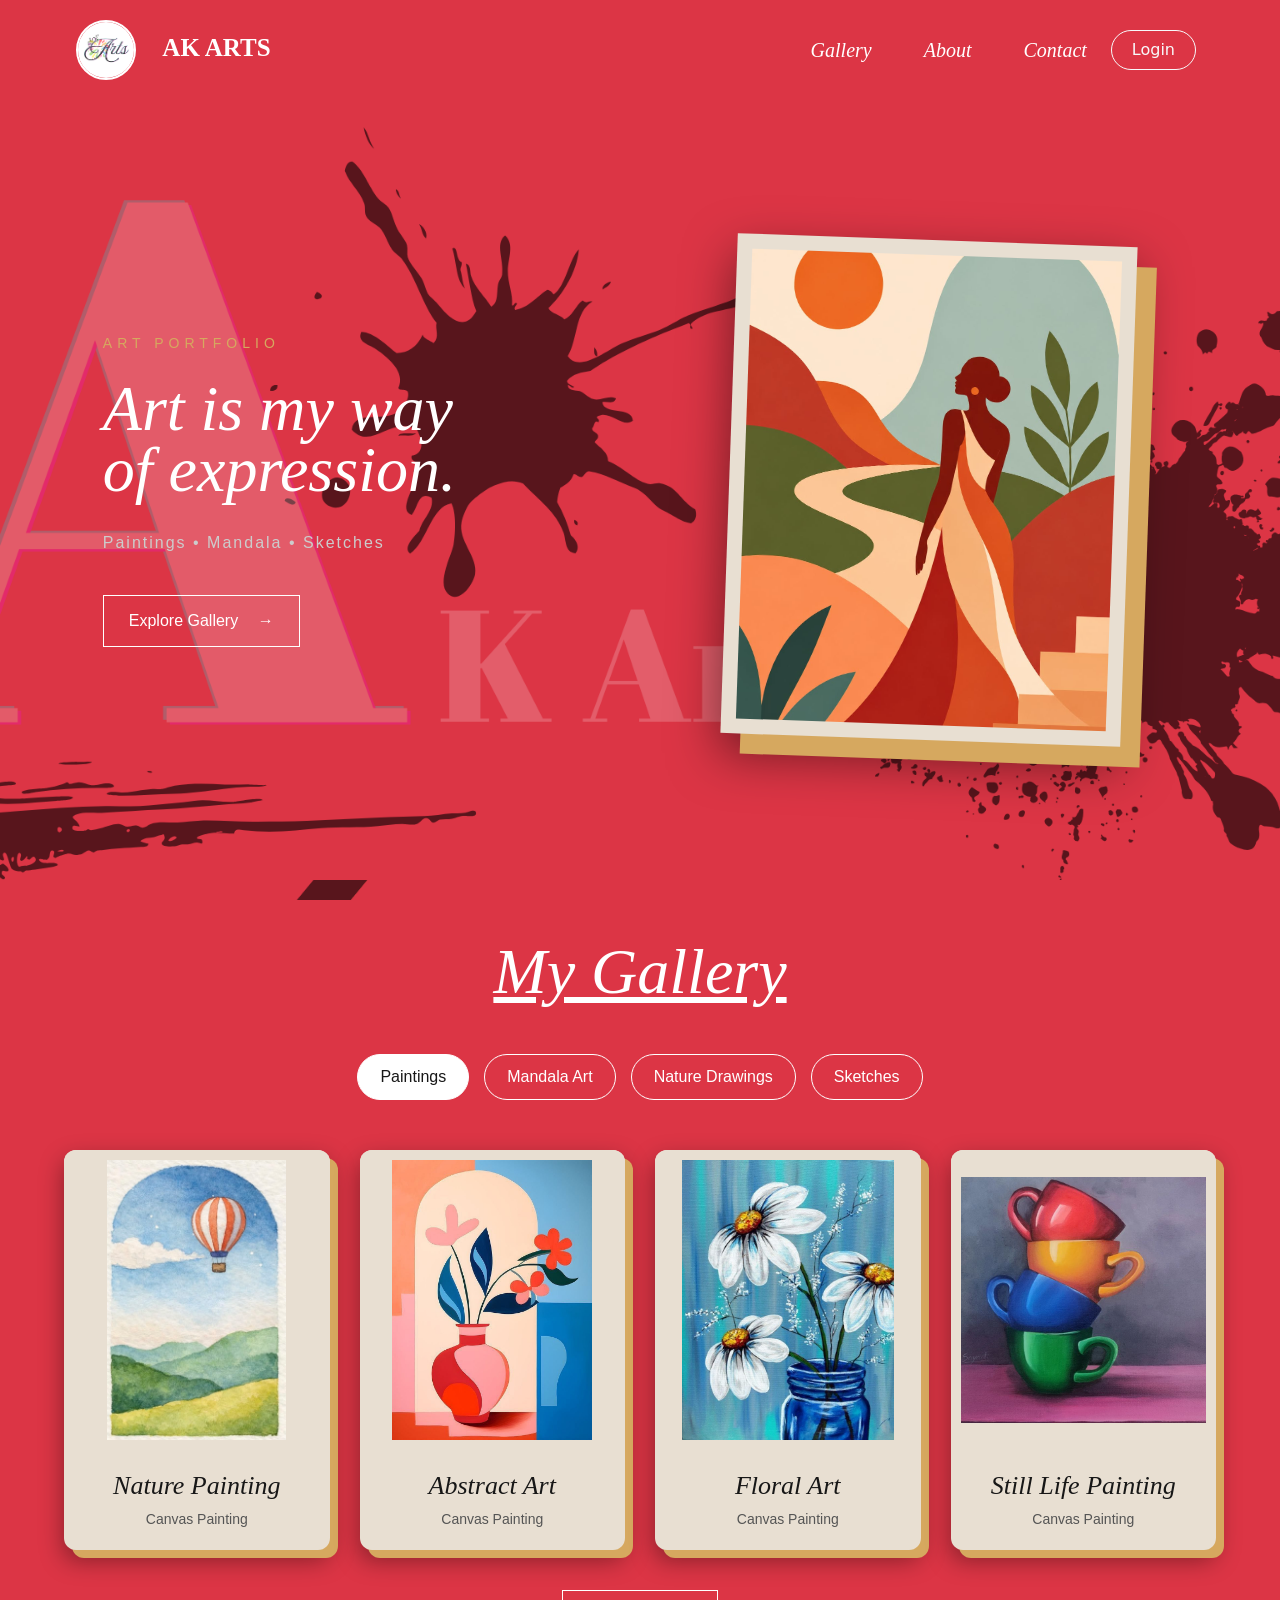
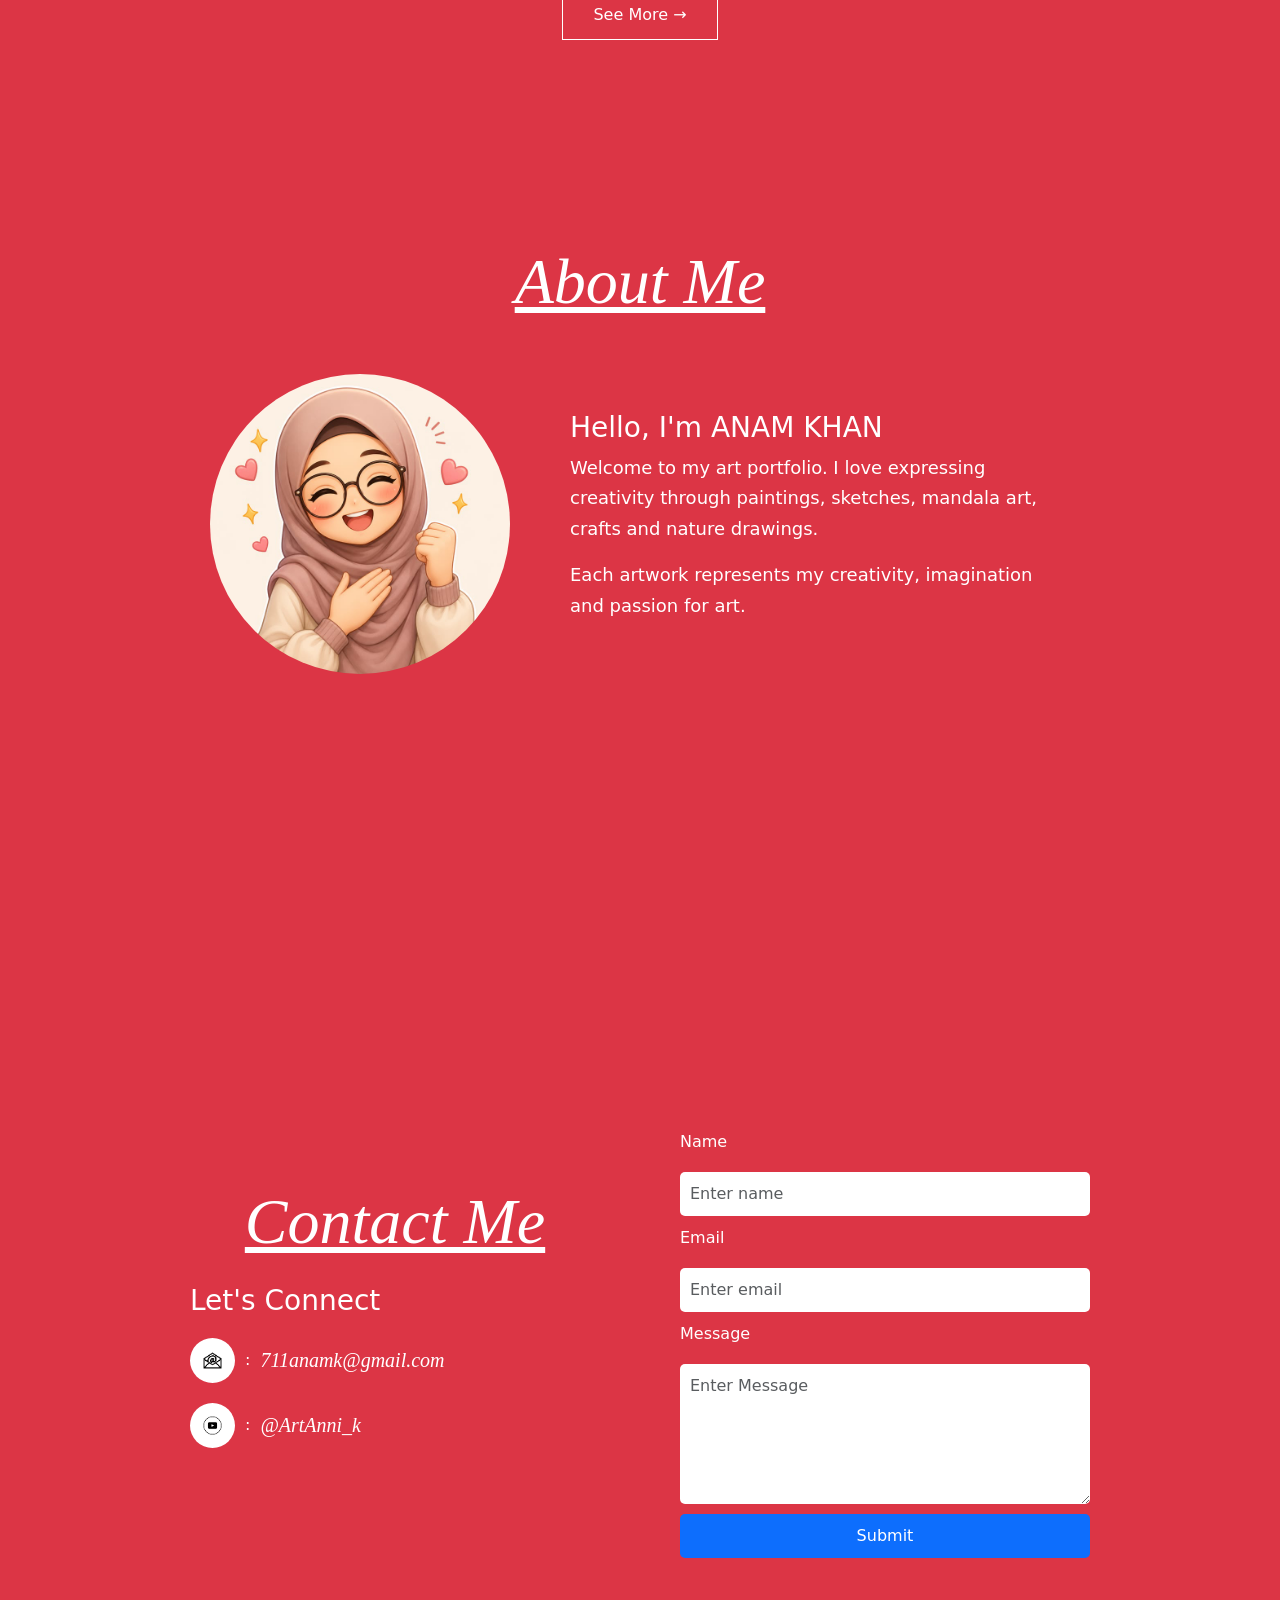
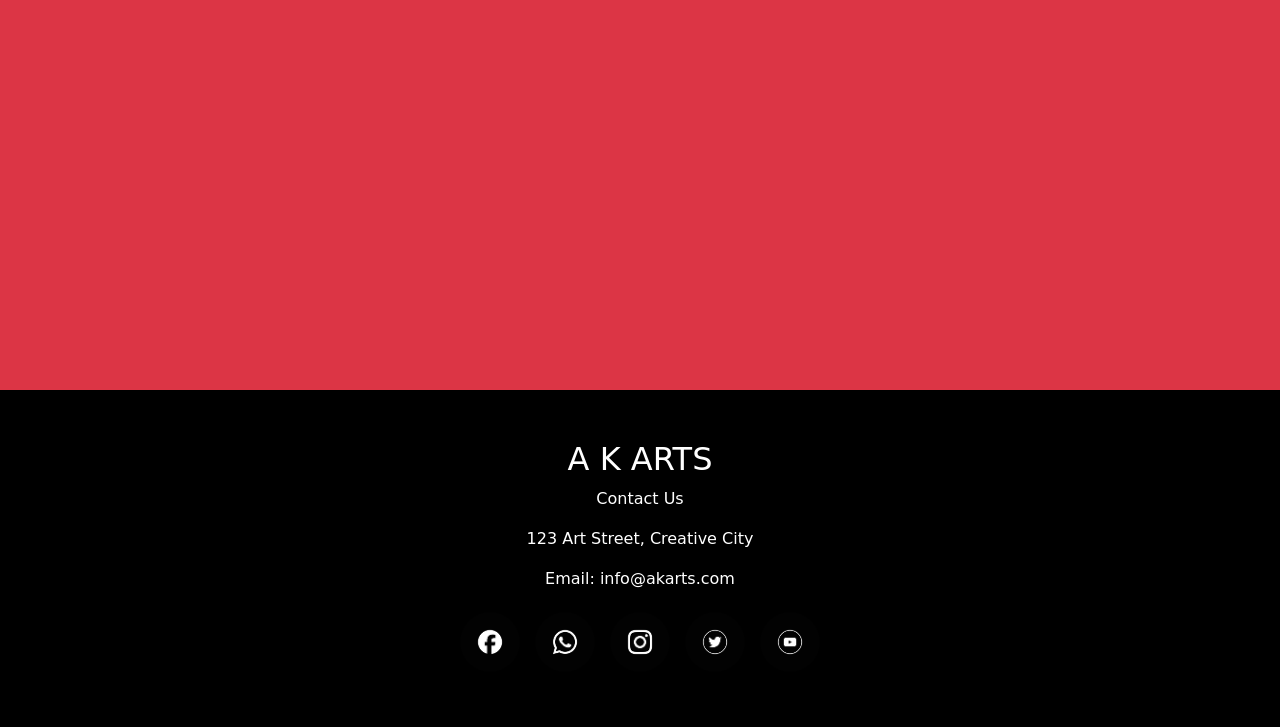
<file: index.html>
<!DOCTYPE html>
<html lang="en">
<head>
    <meta charset="UTF-8">
   
    <link href="https://cdn.jsdelivr.net/npm/bootstrap@5.3.8/dist/css/bootstrap.min.css" rel="stylesheet">
 <link rel="stylesheet" href="style.css">
    <script src="https://cdn.jsdelivr.net/npm/bootstrap@5.3.8/dist/js/bootstrap.bundle.min.js"></script>
    <meta name="viewport" content="width=device-width, initial-scale=1.0">
    <script src="script.js" defer></script>
    <title>AKArts</title>
</head>
<body >
    <div class="mainDiv ">
        <div>

            <!-- navigation starts -->
            <nav class="navbar navbar-expand-lg">
                <div class="container-fluid">

                    <a class="navbar-brand" href="#home">
    <img src="./images/Artlogo1.png" class="logo" alt="Logo">
    <span class="logo-name">AK ARTS</span>
</a>
<!-- Hamburger Button --> 
 <button class="navbar-toggler" type="button" data-bs-toggle="collapse" data-bs-target="#mainNavbar" aria-controls="mainNavbar" aria-expanded="false" aria-label="Toggle navigation"> 
    <span class="navbar-toggler-icon">

    </span>
 </button>
 <div class="collapse navbar-collapse" id="mainNavbar">
    <ul class="navbar-nav align-items-lg-center ms-auto">
        <li class="navitems"><a href="#gallery" class="nav-link">Gallery</a></li>
        <li class="navitems"><a href="#about" class="nav-link">About</a></li>
        <li class="navitems"><a href="#contact" class="nav-link">Contact</a></li>
        <li class="navitems">
            <button class="btn btn-outline-light"
                    data-bs-toggle="modal"
                    data-bs-target="#myModal">
                Login
            </button>
        </li>
    </ul>
    </div>
    </div>
</nav>
            <!-- navigation ends -->
<div class="hrline"></div>
            <!-- ================= HERO SECTION ================= -->

<section id="home" class="hero-section">

    <div class="container-fluid">

        <div class="row hero-row  align-items-center">

            <!-- LEFT SIDE -->
            <div class="col-lg-6 col-md-6 col-12 hero-left">

                <p class="hero-small-text">
                    ART PORTFOLIO
                </p>

                <h1>
                    Art is my way<br>
                    of expression.
                </h1>

                <p class="hero-description">
                    Paintings &bull; Mandala &bull; Sketches
                </p>

                <a href="#gallery" class="hero-btn">
                    Explore Gallery
                    <span>→</span>
                </a>

            </div>


            <!-- RIGHT SIDE -->
            <div class="col-lg-6 col-md-6 col-12 hero-right">

                <div class="art-frame">

                    <img src="./images/Gallery1/Minimalist Abstract Landscape Vector Art _ Modern Boho Wall Art Illustration.jpg"
                         alt="Featured artwork">

                </div>

            </div>

        </div>

    </div>

</section>
         
<!-- gallery Section -->
        <section class="gallerySec" id="gallery">

    <h2>My Gallery</h2>

    <!-- Category Buttons -->
    <div class="gallery-categories">

        <button class="category-btn "data-category="paintings" onclick="showCategory('paintings')">
            Paintings
        </button>

        <button class="category-btn" data-category="mandala" onclick="showCategory('mandala')">
            Mandala Art
        </button>

        <button class="category-btn" data-category="nature" onclick="showCategory('nature')">
            Nature Drawings
        </button>

        <button class="category-btn" data-category="sketches" onclick="showCategory('sketches')">
            Sketches
        </button>

    </div>


    <!-- ================= PAINTINGS ================= -->

    <div class="gallery-category" id="paintings">

        <!-- <h3>Paintings</h3> -->

        <div class="gallery-cards">

            <div class="gallery-card">
                <img src="./images/Gallery1/mountainView.jpg"
                     alt="Nature Painting">

                <div class="card-body">
                    <h4>Nature Painting</h4>
                    <p>Canvas Painting</p>
                </div>
            </div>

            <div class="gallery-card">
                <img src="./images/Gallery1/Abstract.jpg"
                     alt="Abstract Painting">

                <div class="card-body">
                    <h4>Abstract Art</h4>
                    <p>Canvas Painting</p>
                </div>
            </div>

            <div class="gallery-card">
                <img src="./images/Gallery1/FloralPainting.jpg"
                     alt="Floral Painting">

                <div class="card-body">
                    <h4>Floral Art</h4>
                    <p>Canvas Painting</p>
                </div>
            </div>
            <div class="gallery-card">
                <img src="./images/Gallery1/Still life in acrylic_.jpg"
                     alt="Still Life Painting">

                <div class="card-body">
                    <h4>Still Life Painting</h4>
                    <p>Canvas Painting</p>
                </div>
            </div>

        </div>

        <a href="Gallery.html" class="see-more-btn">
            See More →
        </a>

    </div>


    <!-- ================= CRAFTS ================= -->
<!-- 
    <div class="gallery-category" id="crafts">

        <h3>Crafts</h3>

        <div class="gallery-cards">

            <div class="gallery-card">
                <img src="./images/Gallery1/craft1.jpg"
                     alt="Craft 1">

                <div class="card-body">
                    <h4>Paper Craft</h4>
                    <p>Handmade Craft</p>
                </div>
            </div>

            <div class="gallery-card">
                <img src="./images/Gallery1/craft2.jpg"
                     alt="Craft 2">

                <div class="card-body">
                    <h4>Creative Craft</h4>
                    <p>Handmade Craft</p>
                </div>
            </div>

            <div class="gallery-card">
                <img src="./images/Gallery1/craft3.jpg"
                     alt="Craft 3">

                <div class="card-body">
                    <h4>Decorative Craft</h4>
                    <p>Handmade Craft</p>
                </div>
            </div>

        </div>

        <a href="Gallery.html" class="see-more-btn">
            See More →
        </a>

    </div> -->


    <!-- ================= MANDALA ================= -->

    <div class="gallery-category" id="mandala">

        <!-- <h3>Mandala Art</h3> -->

        <div class="gallery-cards">

            <div class="gallery-card">
                <img src="./images/Gallery1/floralMandala.jpg"
                     alt="Mandala 1">

                <div class="card-body">
                    <h4>Floral Mandala</h4>
                    <p>Mandala Art</p>
                </div>
            </div>

            <div class="gallery-card">
                <img src="./images/Gallery1/CircleMAndala.jpg"
                     alt="Mandala 2">

                <div class="card-body">
                    <h4>Circle Mandala</h4>
                    <p>Mandala Art</p>
                </div>
            </div>

            <div class="gallery-card">
                <img src="./images/Gallery1/patternMandala.jpg"
                     alt="Mandala 3">

                <div class="card-body">
                    <h4>Pattern Mandala</h4>
                    <p>Mandala Art</p>
                </div>
            </div>
            <div class="gallery-card">
                <img src="./images/Gallery1/GeometricalMandala.jpg"
                     alt="Mandala 4">

                <div class="card-body">
                    <h4>Geometric Mandala</h4>
                    <p>Mandala Art</p>
                </div>
            </div>

        </div>

        <a href="Gallery.html" class="see-more-btn">
            See More →
        </a>

    </div>


    <!-- ================= NATURE ================= -->

    <div class="gallery-category" id="nature">

        <!-- <h3>Nature Drawings</h3> -->

        <div class="gallery-cards">

            <div class="gallery-card">
                <img src="./images/Gallery1/Mountains.jpg"
                     alt="Nature Drawing 1">

                <div class="card-body">
                    <h4>Mountain View</h4>
                    <p>Nature Drawing</p>
                </div>
            </div>

            <div class="gallery-card">
                <img src="./images/Gallery1/Sunset.jpg"
                     alt="Nature Drawing 2">

                <div class="card-body">
                    <h4>Sunset</h4>
                    <p>Nature Drawing</p>
                </div>
            </div>

            <div class="gallery-card">
                <img src="./images/Gallery1/Landscape.jpg"
                     alt="Nature Drawing 3">

                <div class="card-body">
                    <h4>Landscape</h4>
                    <p>Nature Drawing</p>
                </div>
            </div>
            <div class="gallery-card">
                <img src="./images/Gallery1/CitySkyline.jpg"
                     alt="Nature Drawing 3">

                <div class="card-body">
                    <h4>City Skyline</h4>
                    <p>Nature Drawing</p>
                </div>
            </div>

        </div>

        <a href="Gallery.html" class="see-more-btn">
            See More →
        </a>

    </div>


    <!-- ================= SKETCHES ================= -->

    <div class="gallery-category" id="sketches">

        <!-- <h3>Sketches</h3> -->

        <div class="gallery-cards">

            <div class="gallery-card">
                <img src="./images/Gallery1/StillLIfeAppleSpoon.jpg"
                     alt="Still Life Sketch">

                <div class="card-body">
                    <h4>Still Life Sketch</h4>
                    <p>Pencil Sketch</p>
                </div>
            </div>

            <div class="gallery-card">
                <img src="./images/Gallery1/NatureSketchTent.jpg"
                     alt="Nature Sketch">

                <div class="card-body">
                    <h4>Nature Sketch</h4>
                    <p>Pencil Sketch</p>
                </div>
            </div>

            <div class="gallery-card">
                <img src="./images/Gallery1/CreativeSketch.jpg"
                     alt="Creative Sketch">

                <div class="card-body">
                    <h4>Creative Sketch</h4>
                    <p>Pencil Sketch</p>
                </div>
            </div>
            <div class="gallery-card">
                <img src="./images/Gallery1/spiderSketch.jpg"
                     alt="Insect Sketch">

                <div class="card-body">
                    <h4>Insect Sketch</h4>
                    <p>Pencil Sketch</p>
                </div>
            </div>

        </div>

        <a href="Gallery.html" class="see-more-btn">
            See More →
        </a>

    </div>

</section>


<!-- About Section -->
    <section class="aboutSec" id="about">
    <h2>About Me</h2>
    <div class="aboutContent">
        <div>
                <img src="./images/artist.jpg"
                     alt="Artist"
                     class="artist-image">
            </div>
             <div class="about-text">
                <h3>Hello, I'm ANAM KHAN</h3>

                <p>
                    Welcome to my art portfolio. I love expressing
                    creativity through paintings, sketches, mandala art,
                    crafts and nature drawings.
                </p>

                <p>
                    Each artwork represents my creativity, imagination
                    and passion for art.
                </p>
             </div>

    </div>
    </section>

    <!-- contact Section -->
     <section id="contact" class="contactSec">
         

         <div class="contactContent">
              <div class="contactInfo">
                <h2>Contact Me</h2>
                <h3>Let's Connect</h3>

                <p><img src="icons/Mail.png" alt="" srcset=""> :<a href="mailto:711anamk@gmail.com">711anamk@gmail.com</a></p>

                <p><img src="icons/Youtube.png" alt="" srcset=""> :<a href="https://www.youtube.com/@ArtAnni_k/shorts">@ArtAnni_k</a></p>
               
            </div>

            <form class="contactForm">
              
                        <label class="form-label">Name</label>
                        <input type="text" class="form-control" placeholder="Enter name" required>
                    
                        <label class="form-label">Email</label>
                        <input type="email" class="form-control" placeholder="Enter email" required>
                    
                        <label class="form-label">Message</label>
                        <textarea class="form-control" placeholder="Enter Message" required rows="5"></textarea>
                   
               <button type="submit" class="btn btn-primary " >
                        Submit
                    </button>
            </form>

         </div>
     </section>

     <!-- Footer section -->
         <footer id="footer" class="footerSec">  
            <div class="footerContent">
                <h2>A K ARTS</h2>
                                <p >Contact Us</p>
                                <p >123 Art Street, Creative City</p>
                                <p >Email: info@akarts.com</p>
                                <a href="https://www.facebook.com" >
                                <img src="icons/FacebookWhite.png" alt="Facebook" >
                               </a>
                                   <a href="https://www.whatsapp.com" >
                                    <img src="icons/WhatsappWhite.png" alt="WhatsApp" >
                                     </a>
                                   <a href="https://www.instagram.com" >
                                 <img src="icons/InstagramWhite.png" alt="Instagram">
                               </a>
                                  <a href="https://www.twitter.com" >
                                     <img src="icons/TwitterWhite.png" alt="Twitter">
                                       </a>
                                    <a href="https://www.youtube.com">
                                       <img src="icons/YoutubeWhite.png" alt="YouTube" >
                                     </a>
                                     
            </div>      
                <!-- <td style="background-color: #000000;"> 
                    <table width="100%"  text-align: center; padding: 20px 0;">
                        <tr>
                            <td style="text-align: center; padding: 30px 0; color: #ffffff;">
                                </td>
                        </tr>

                    </table>
                </td> -->
            </footer>

        <!-- Login Modal -->
            <div class="modal fade" id="myModal" tabindex="-1">
    <div class="modal-dialog modal-dialog-centered">
        <div class="modal-content bg-light text-dark">

            <div class="modal-header">
                <h5 class="modal-title">Login</h5>
                <button type="button"
                        class="btn-close btn-close-white"
                        data-bs-dismiss="modal">
                    </button>
            </div>

            <div class="modal-body">

                <form action="">

                    <div class="mb-3">
                        <label class="form-label">Name</label>
                        <input type="text" class="form-control" placeholder="Enter Name" required>
                    </div>
                    <div class="mb-3">
                        <label class="form-label">Email</label>
                        <input type="email" class="form-control" placeholder="Enter email" required>
                    </div>

                    <div class="mb-3">
                        <label class="form-label">Password</label>
                        <input type="password" class="form-control" placeholder="Enter password" required>
                    </div>

                    <div class="form-check mb-3">
                        <input class="form-check-input" type="checkbox" id="remember">
                        <label class="form-check-label" for="remember">
                            Remember me
                        </label>
                    </div>

                    <button type="submit" class="btn btn-primary w-100">
                        Login
                    </button>

                </form>

            </div>

           

        </div>
    </div>
</div>


            </div>
            </div>
            </body>
</html>
</file>
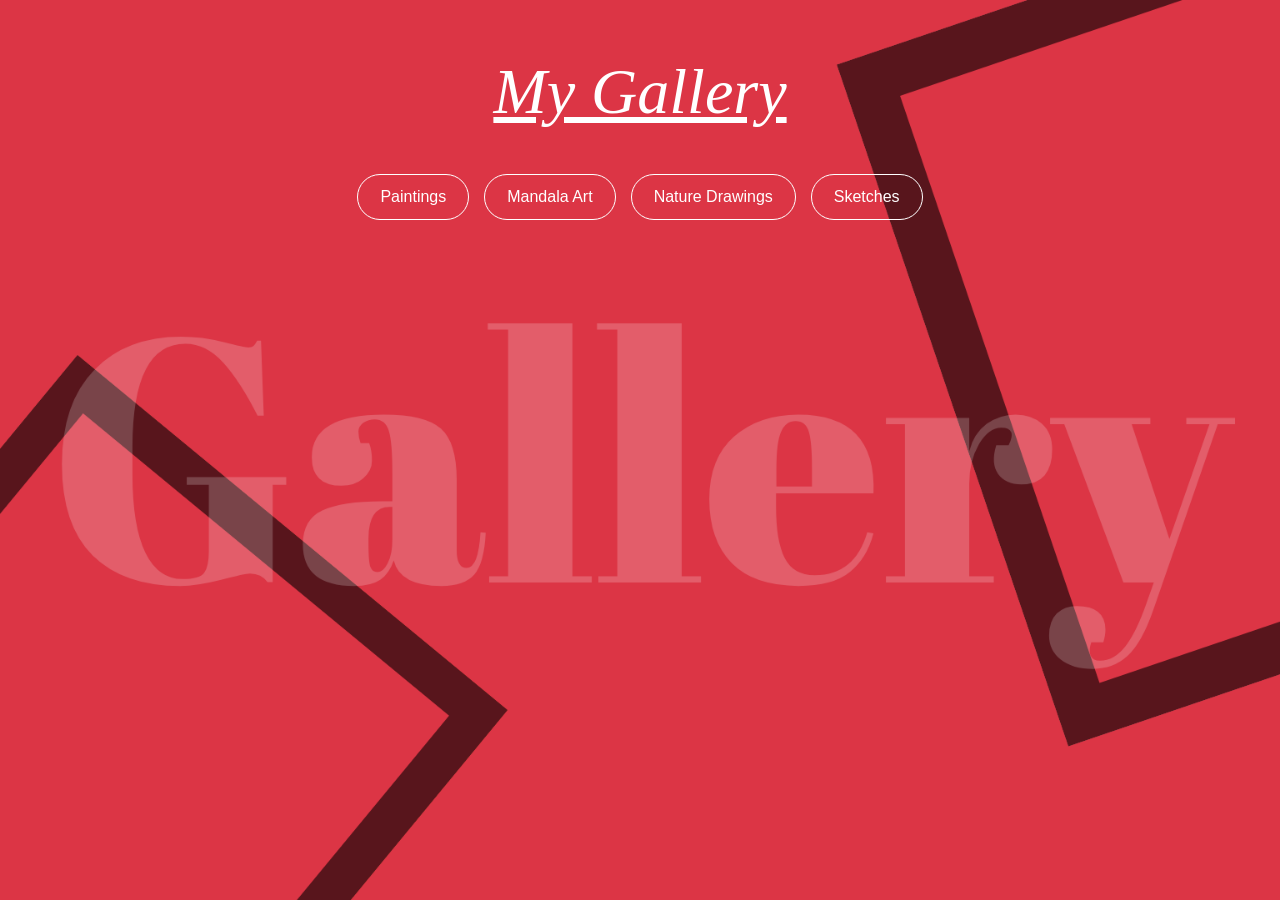
<file: Gallery.html>
<!DOCTYPE html>
<html lang="en">
<head>
    <link href="https://cdn.jsdelivr.net/npm/bootstrap@5.3.8/dist/css/bootstrap.min.css" rel="stylesheet">
  <link rel="stylesheet" href="style.css">
    <script src="https://cdn.jsdelivr.net/npm/bootstrap@5.3.8/dist/js/bootstrap.bundle.min.js"></script>
    <meta name="viewport" content="width=device-width, initial-scale=1.0">
    <script src="script.js" defer></script>
    <title>AKArts</title>
  

</head>
<body>
    <div class="">
         

             <section class="gallerySec" id="gallery">
                <h2>My Gallery</h2>

    <!-- Category Buttons -->
    <div class="gallery-categories">

        <button class="category-btn "data-category="paintings" onclick="showCategory('paintings')">
            Paintings
        </button>

        <button class="category-btn" data-category="mandala" onclick="showCategory('mandala')">
            Mandala Art
        </button>

        <button class="category-btn" data-category="nature" onclick="showCategory('nature')">
            Nature Drawings
        </button>

        <button class="category-btn" data-category="sketches" onclick="showCategory('sketches')">
            Sketches
        </button>

    </div>
                </section>

    </div>
    
</body>
</html>
</file>
<file: style.css>
/* =========================================
   GLOBAL
========================================= */

* {
    box-sizing: border-box;
}

html {
    scroll-behavior: smooth;
}

body {
    margin: 0;
    padding: 0;
    overflow-x: hidden;
}

img {
    max-width: 100%;
    display: block;
}

ul {
    list-style: none;
    margin: 0;
    padding: 0;
}


/* =========================================
   NAVIGATION
========================================= */

nav.navbar {
    width: 100%;
    padding: 15px 5%;
    position: relative;
    z-index: 1000;
}

.logo {
    width: 60px;
    height: 60px;
display: inline;
    border: 2px solid white;
    border-radius: 50%;

    object-fit: cover;
}
.logo-name{
    color: white;
    margin: 20px;
    font-size: 25px;
font-family: "Snell Roundhand", cursive;
font-weight: bold;
/* text-decoration: underline; */

}


/* Navigation links */

.navbar .nav-link {
    color: white;
    text-decoration: none;

    font-size: 20px;

    font-family: "Snell Roundhand", cursive;
    font-style: italic;

    margin-left: 20px;

    transition: 0.3s ease;
}

.navbar .nav-link:hover {
    color: #d6a85f;
}


/* Login button */

.navbar .btn {
    border-radius: 20px;
    padding: 7px 20px;
}


/* Hamburger */

.navbar-toggler {
    border: 1px solid white;
}

.navbar-toggler:focus {
    box-shadow: none;
}

.navbar-toggler-icon {
    filter: invert(1);
}


/* Navigation items */

.navitems {
    padding: 8px;
}

.navitems a {
    color: white;
    text-decoration: none;

    font-size: 20px;

    font-family: "Snell Roundhand", cursive;
    font-style: italic;

    white-space: nowrap;
}

.navitems a:hover {
    text-decoration: underline;
}


/* =========================================
   MAIN CONTAINER
========================================= */

.mainDiv {
    width: 100%;
    min-height: 100vh;

    color: white;

    background-color: #dc3545;
    background-image: url("./images/Gallery1/1.png");

    background-size: cover;
    background-position: center;
    background-repeat: no-repeat;

    background-attachment: fixed;
}


/* =========================================
   HERO SECTION
========================================= */

.hero-section {
    width: 100%;
    min-height: calc(100vh - 120px);

    color: white;

    overflow: hidden;
}

.hero-row {
    min-height: calc(100vh - 120px);

    padding: 40px 5%;
}


/* =========================================
   HERO LEFT
========================================= */

.hero-left {
    padding: 40px;
}

.hero-small-text {
    font-family: Arial, sans-serif;

    font-size: 14px;
    letter-spacing: 5px;

    color: #d6a85f;

    margin-bottom: 25px;
}

.hero-left h1 {
    font-family: "Snell Roundhand", cursive;
    font-style: italic;

    font-size: clamp(3rem, 5vw, 5.5rem);

    line-height: 0.95;

    margin: 0 0 30px;
}

.hero-description {
    font-family: Arial, sans-serif;

    font-size: 16px;
    letter-spacing: 2px;

    color: #cccccc;

    margin-bottom: 40px;
}


/* =========================================
   HERO BUTTON
========================================= */

.hero-btn {
    display: inline-block;

    padding: 13px 25px;

    border: 1px solid white;

    color: white;
    text-decoration: none;

    font-family: Arial, sans-serif;

    transition: all 0.3s ease;
}

.hero-btn span {
    margin-left: 15px;

    transition: 0.3s ease;
}

.hero-btn:hover {
    background-color: white;
    color: #171717;
}

.hero-btn:hover span {
    margin-left: 22px;
}


/* =========================================
   HERO RIGHT
========================================= */

.hero-right {
    display: flex;

    align-items: center;
    justify-content: center;

    padding: 40px;
}

.art-frame {
    position: relative;

    width: min(400px, 100%);

    aspect-ratio: 4 / 5;

    padding: 15px;

    background-color: #e8dfd2;

    box-shadow:
        20px 20px 0 #d6a85f,
        0 20px 50px rgba(0, 0, 0, 0.5);

    transform: rotate(2deg);

    transition: 0.4s ease;
}

.art-frame:hover {
    transform: rotate(0deg) scale(1.02);
}

.art-frame img {
    width: 100%;
    height: 100%;

    object-fit: cover;
}


/* =========================================
   GALLERY SECTION
========================================= */

.gallerySec {
    width: 100%;
    min-height: 100vh;

    color: white;

    background-color: #dc3545;
    background-image: url("./images/Gallery1/2.png");

    background-size: cover;
    background-position: center;
    background-repeat: no-repeat;

    background-attachment: fixed;

    padding-bottom: 80px;
}


/* Section headings */

.gallerySec h2,
.aboutSec h2,
.contactSec h2 {
    font-family: "Snell Roundhand", cursive;
    font-style: italic;

    font-size: clamp(2.5rem, 5vw, 4rem);

    text-decoration: underline;

    text-align: center;

    line-height: 1;

    padding: 60px 20px 30px;

    margin: 0;
}


/* =========================================
   GALLERY CATEGORY BUTTONS
========================================= */

.gallery-categories {
    display: flex;

    justify-content: center;
    align-items: center;

    flex-wrap: wrap;

    gap: 15px;

    width: 90%;

    margin: 20px auto 50px;
}

.category-btn {
    background: transparent;

    border: 1px solid white;

    color: white;

    padding: 10px 22px;

    border-radius: 25px;

    font-family: Arial, sans-serif;

    cursor: pointer;

    transition: 0.3s ease;
}

.category-btn:hover,
.category-btn.active {
    background-color: white;
    color: #171717;
}


/* =========================================
   GALLERY CATEGORY
========================================= */

.gallery-category {
    width: 90%;
    max-width: 1200px;

    margin: 0 auto 70px;

    text-align: center;
}


/* =========================================
   GALLERY CARDS - DESKTOP
========================================= */

.gallery-cards {
    width: 100%;

    display: grid;

    grid-template-columns: repeat(4, minmax(0, 1fr));

    gap: 30px;

    align-items: stretch;
}


/* Individual card */

.gallery-card {
    width: 100%;

    background-color: #e8dfd2;

    color: #171717;

    border-radius: 12px;

    overflow: hidden;

    box-shadow:
        8px 8px 0 #d6a85f,
        0 10px 25px rgba(0, 0, 0, 0.4);

    transition: transform 0.4s ease;

    display: flex;
    flex-direction: column;
}

.gallery-card:hover {
    transform: translateY(-10px);
}


/* =========================================
   CARD IMAGE
========================================= */

.gallery-card img {
    width: 100%;

    height: 300px;

    display: block;

    /*
       CONTAIN keeps the complete artwork visible.
       It prevents the image from being cropped.
    */

    object-fit: contain;

    padding: 10px;

    background-color: #e8dfd2;
}


/* =========================================
   CARD BODY
========================================= */

.gallery-card .card-body {
    padding: 20px;

    text-align: center;

    flex: 1;
}

.gallery-card h4 {
    font-family: "Snell Roundhand", cursive;

    font-style: italic;

    font-size: 26px;

    margin: 0 0 8px;
}

.gallery-card p {
    font-family: Arial, sans-serif;

    font-size: 14px;

    color: #555;

    margin: 0;
}


/* =========================================
   SEE MORE BUTTON
========================================= */

.see-more-btn {
    display: inline-block;

    margin-top: 40px;

    padding: 12px 30px;

    border: 1px solid white;

    color: white;

    text-decoration: none;

    transition: 0.3s ease;
}

.see-more-btn:hover {
    background-color: white;

    color: #171717;
}


/* =========================================
   ABOUT SECTION
========================================= */

.aboutSec {
    width: 100%;
    min-height: 100vh;

    color: white;

    background-color: #dc3545;
    background-image: url("./images/Gallery1/4.png");

    background-size: cover;
    background-position: center;
    background-repeat: no-repeat;

    background-attachment: fixed;

    padding-bottom: 80px;
}

.aboutContent {
    display: flex;

    align-items: center;
    justify-content: center;

    gap: 60px;

    width: min(1000px, 90%);

    margin: auto;

    padding: 30px 0;
}

.artist-image {
    width: 300px;
    height: 300px;

    object-fit: cover;

    border-radius: 50%;
}

.about-text {
    max-width: 500px;

    font-size: 18px;

    line-height: 1.7;
}


/* =========================================
   CONTACT SECTION
========================================= */

.contactSec {
    width: 100%;
    min-height: 100vh;

    color: white;

    background-color: #dc3545;
    background-image: url("./images/Gallery1/3.png");

    background-size: cover;
    background-position: center;
    background-repeat: no-repeat;

    background-attachment: fixed;

    padding-bottom: 80px;
}

.contactContent {
    display: flex;

    justify-content: center;
    align-items: flex-start;

    gap: 80px;

    width: min(900px, 90%);

    margin: auto;

    padding: 40px 0;
}

.contactInfo,
.contactForm {
    flex: 1;
}

.contactInfo h3 {
    font-size: 28px;
}

.contactInfo p {
    display: flex;

    align-items: center;

    gap: 10px;

    margin: 20px 0;
}

.contactInfo img {
    width: 45px;
    height: 45px;

    border-radius: 50%;

    object-fit: cover;
}

.contactInfo a {
    color: white;

    text-decoration: none;

    font-size: 20px;

    font-family: "Snell Roundhand", cursive;

    font-style: italic;
}


/* =========================================
   CONTACT FORM
========================================= */

.contactForm {
    display: flex;

    flex-direction: column;

    gap: 10px;

    width: 100%;
}

.contactForm input,
.contactForm textarea,
.contactForm button {
    width: 100%;

    padding: 10px;

    border-radius: 5px;
}

.contactForm input,
.contactForm textarea {
    border: none;
}

.contactForm textarea {
    resize: vertical;
}

.contactForm button {
    border: none;
}


/* =========================================
   FOOTER
========================================= */

.footerSec {
    width: 100%;

    background-color: black;

    color: white;
}

.footerContent {
    width: 100%;

    text-align: center;

    padding: 50px 20px;
}

.footerContent p {
    font-size: 16px;
}

.footerContent img {
    width: 60px;
    height: 60px;

    border-radius: 50%;

    margin: 5px;

    display: inline-block;
}

.footerContent a {
    text-decoration: none;
}


/* =========================================
   LAPTOP
   993px - 1200px
========================================= */

@media (max-width: 1200px) {

    .gallery-cards {
        gap: 25px;
    }

    .gallery-card img {
        height: 280px;
    }

    .hero-left {
        padding: 30px;
    }

    .hero-right {
        padding: 30px;
    }
}


/* =========================================
   TABLET
   769px - 992px
========================================= */

@media (max-width: 992px) {

    /* Navigation */

    nav.navbar {
        padding: 15px 4%;
    }

    .logo {
        width: 55px;
        height: 55px;
    }

    .navbar-collapse {
        margin-top: 15px;

        padding: 15px;

        background-color: #dc3545;

        border-radius: 10px;
    }

    .navbar-nav {
        align-items: center !important;
    }

    .navbar .nav-link {
        margin-left: 0;

        padding: 10px;

        text-align: center;
    }

    .navbar .navitems {
        padding: 5px;

        text-align: center;
    }

    .navbar .btn {
        width: 100%;

        max-width: 150px;

        margin-top: 5px;
    }

    .navitems a {
        font-size: 18px;
    }


    /* Hero */

    .hero-row {
        padding: 30px 3%;
    }

    .hero-left {
        padding: 25px;
    }

    .hero-right {
        padding: 25px;
    }

    .hero-left h1 {
        font-size: clamp(3rem, 6vw, 5rem);
    }


    /* Gallery */

    .gallery-cards {
        grid-template-columns: repeat(2, minmax(0, 1fr));

        gap: 25px;
    }

    .gallery-card img {
        height: 280px;
    }


    /* Contact */

    .contactContent {
        gap: 40px;
    }
    .aboutContent {
        width: 100%;
        padding: 30px 40px;

        display: flex;
        align-items: center;
        justify-content: center;

        gap: 30px;
    }

    .artist-image {
        width: 300px;
        height: 230px;

        flex-shrink: 0;
    }

    .about-text {
        width: 100%;
        max-width: 500px;

        font-size: 16px;
        line-height: 1.6;

        overflow-wrap: break-word;
    }

    .about-text h3 {
        font-size: 26px;
        margin-bottom: 10px;
    }

    .about-text p {
        margin-bottom: 15px;
    }
}


/* =========================================
   MOBILE
   481px - 768px
========================================= */

@media (max-width: 768px) {

    /* Navigation */

    nav.navbar {
        padding: 15px;
    }

    .logo {
        width: 55px;
        height: 55px;
    }
     .hrline
    {
            width: 100%;
    background-color: black;
    height: 3px;
    }

    .navitems {
        padding: 5px;
    }

    .navitems a {
        font-size: 16px;
    }


    /* Background */

    .mainDiv,
    .gallerySec,
    .aboutSec,
    .contactSec {
        background-attachment: scroll;

        background-position: center;
    }


    /* =====================================
       HERO
    ===================================== */

    .hero-section {
        min-height: auto;
    }

    .hero-row {
        min-height: auto;

        padding: 50px 15px;

        display: flex;

        flex-direction: column;
    }

    .hero-left {
        width: 100%;

        padding: 20px;

        text-align: center;

        order: 1;
    }

    .hero-small-text {
        font-size: 11px;

        letter-spacing: 3px;

        margin-bottom: 20px;
    }

    .hero-left h1 {
        font-size: clamp(3rem, 14vw, 5rem);

        line-height: 1;

        margin-bottom: 25px;
    }

    .hero-description {
        font-size: 13px;

        line-height: 1.8;

        letter-spacing: 1px;

        margin-bottom: 30px;
    }

    .hero-right {
        width: 100%;

        padding: 30px 15px;

        order: 2;
    }

    .art-frame {
        width: min(350px, 85vw);

        box-shadow:
            12px 12px 0 #d6a85f,
            0 15px 35px rgba(0, 0, 0, 0.5);
    }


    /* =====================================
       SECTION HEADINGS
    ===================================== */

    .gallerySec h2,
    .aboutSec h2,
    .contactSec h2 {
        font-size: clamp(2.5rem, 12vw, 4rem);

        padding: 50px 15px 25px;
    }


    /* =====================================
       GALLERY
    ===================================== */

    .gallery-category {
        width: 90%;

        margin-bottom: 50px;
    }

    .gallery-cards {
        display: grid;

        grid-template-columns: 1fr;

        gap: 30px;

        width: 100%;
    }

    .gallery-card {
        width: 100%;

        max-width: 450px;

        margin: 0 auto;
    }

    .gallery-card img {
        width: 100%;

        height: 320px;

        padding: 10px;

        /*
           Complete image is shown.
           No cropping.
        */

        object-fit: contain;
    }

    .gallery-card .card-body {
        padding: 18px;
    }

    .gallery-card h4 {
        font-size: 28px;
    }

    .gallery-card p {
        font-size: 15px;
    }


    /* =====================================
       ABOUT
    ===================================== */

    .aboutContent {
        width: 90%;

        flex-direction: column;

        text-align: center;

        gap: 30px;

        padding: 20px 0;
    }

    .artist-image {
        width: 220px;
        height: 220px;
    }

    .about-text {
        max-width: 100%;

        font-size: 16px;

        line-height: 1.6;
    }


    /* =====================================
       CONTACT
    ===================================== */

    .contactContent {
        width: 90%;

        flex-direction: column;

        gap: 40px;

        padding: 20px 0;
    }

    .contactInfo,
    .contactForm {
        width: 100%;
    }

    .contactInfo {
        text-align: center;
    }

    .contactInfo p {
        justify-content: center;
    }

    .contactForm input,
    .contactForm textarea,
    .contactForm button {
        width: 100%;
    }
}


/* =========================================
   SMALL MOBILE
   480px and below
========================================= */

@media (max-width: 480px) {

    /* Navigation */

    nav.navbar {
        padding: 10px;
    }

    .logo {
        width: 45px;
        height: 45px;
    }
    .logo-name {
       font-size: 20px;
    }
    .hrline
    {
            width: 100%;
    background-color: black;
    height: 3px;
    }

    .navbar-collapse {
        padding: 10px;
    }

    .navbar .nav-link {
        font-size: 18px;
    }

    .navitems a {
        font-size: 15px;
    }

    .navitems {
        padding: 4px;
    }


    /* =====================================
       HERO
    ===================================== */

    .hero-row {
        padding: 40px 10px;
    }

    .hero-left {
        padding: 15px 10px;
    }

    .hero-description {
        font-size: 12px;

        letter-spacing: 0.5px;
    }

    .hero-btn {
        padding: 11px 18px;

        font-size: 14px;
    }

    .art-frame {
        width: 85vw;

        padding: 10px;
    }


    /* =====================================
       GALLERY
    ===================================== */

    .gallery-category {
        width: 92%;
    }

    .gallery-cards {
        grid-template-columns: 1fr;

        gap: 25px;
    }

    .gallery-card {
        width: 100%;

        max-width: 100%;
    }

    .gallery-card img {
        width: 100%;

        height: 300px;

        padding: 8px;

        object-fit: contain;
    }

    .gallery-card .card-body {
        padding: 15px;
    }

    .gallery-card h4 {
        font-size: 25px;
    }

    .gallery-card p {
        font-size: 14px;
    }


    /* =====================================
       ABOUT
    ===================================== */

    .artist-image {
        width: 180px;
        height: 180px;
    }


    /* =====================================
       CONTACT
    ===================================== */

    .contactInfo a {
        font-size: 16px;
    }


    /* =====================================
       FOOTER
    ===================================== */

    .footerContent {
        padding: 40px 15px;
    }

    .footerContent img {
        width: 40px;
        height: 40px;
    }
}
</file>
